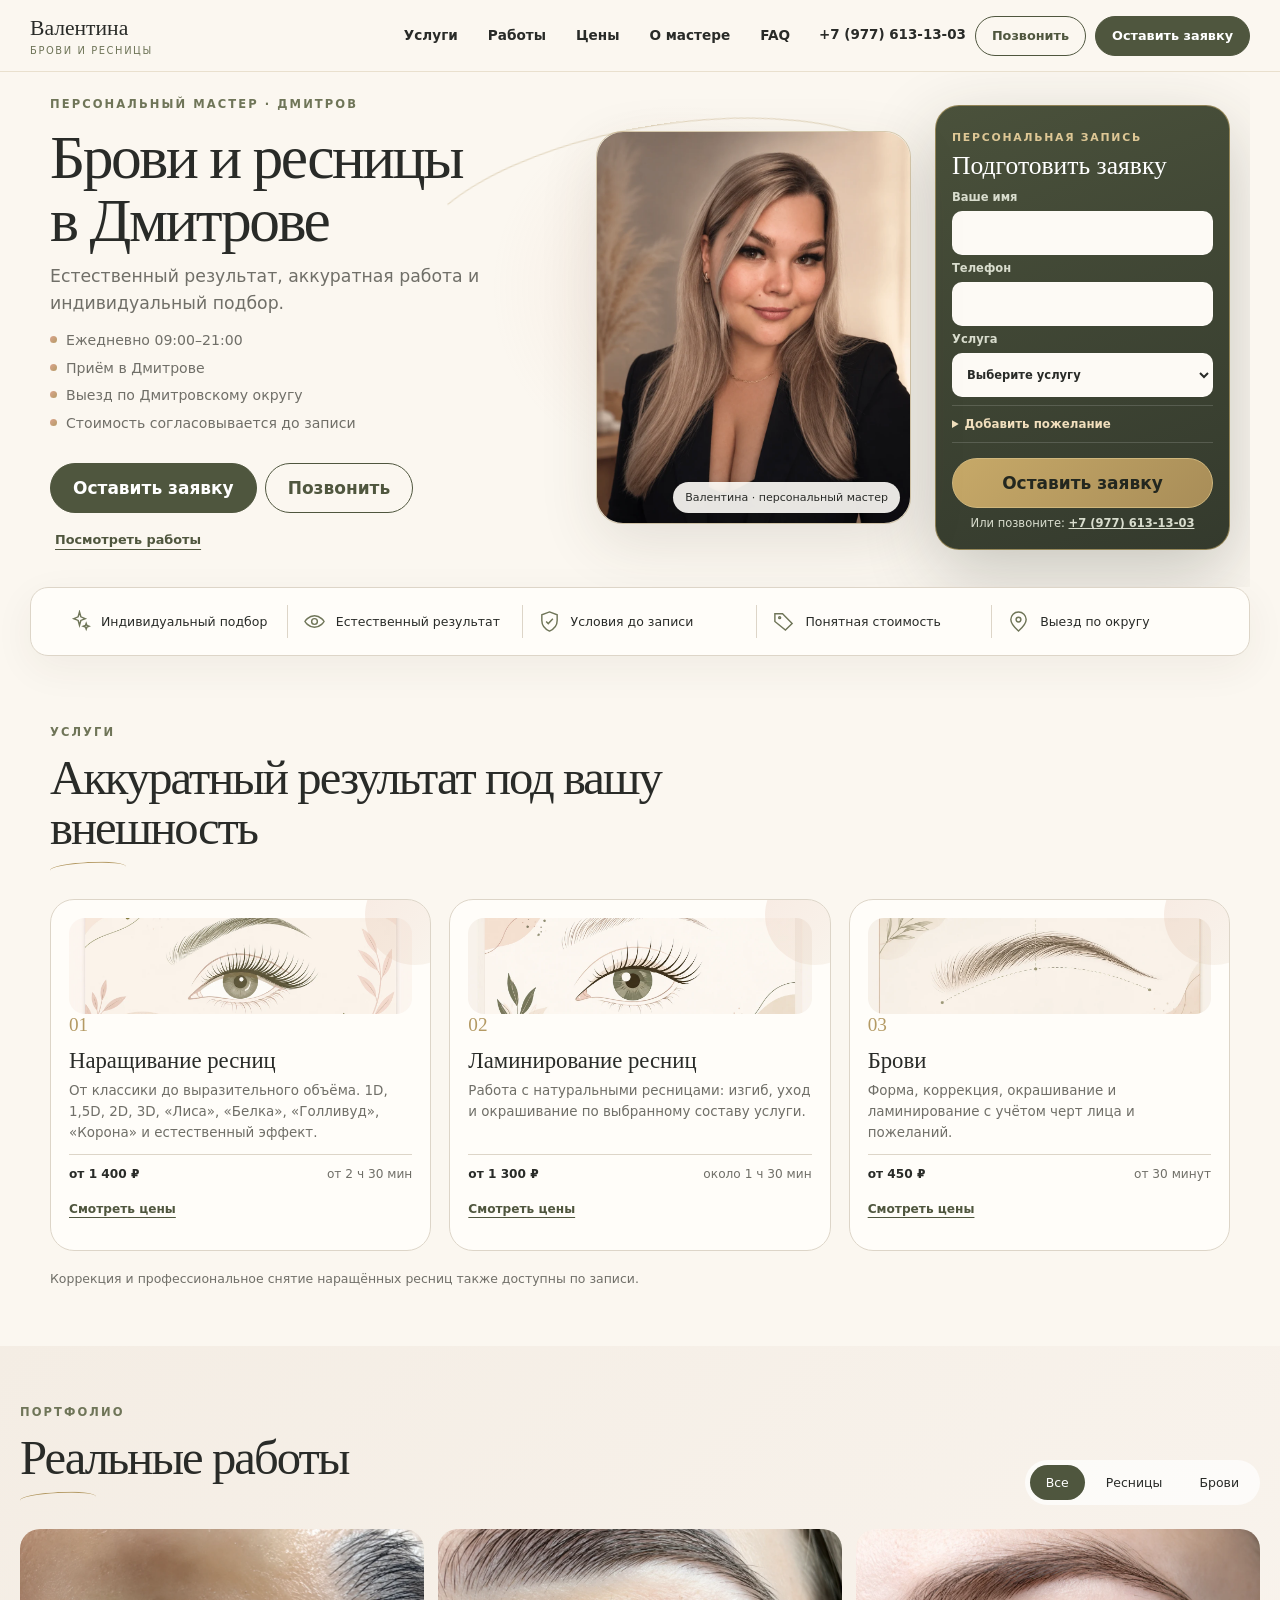
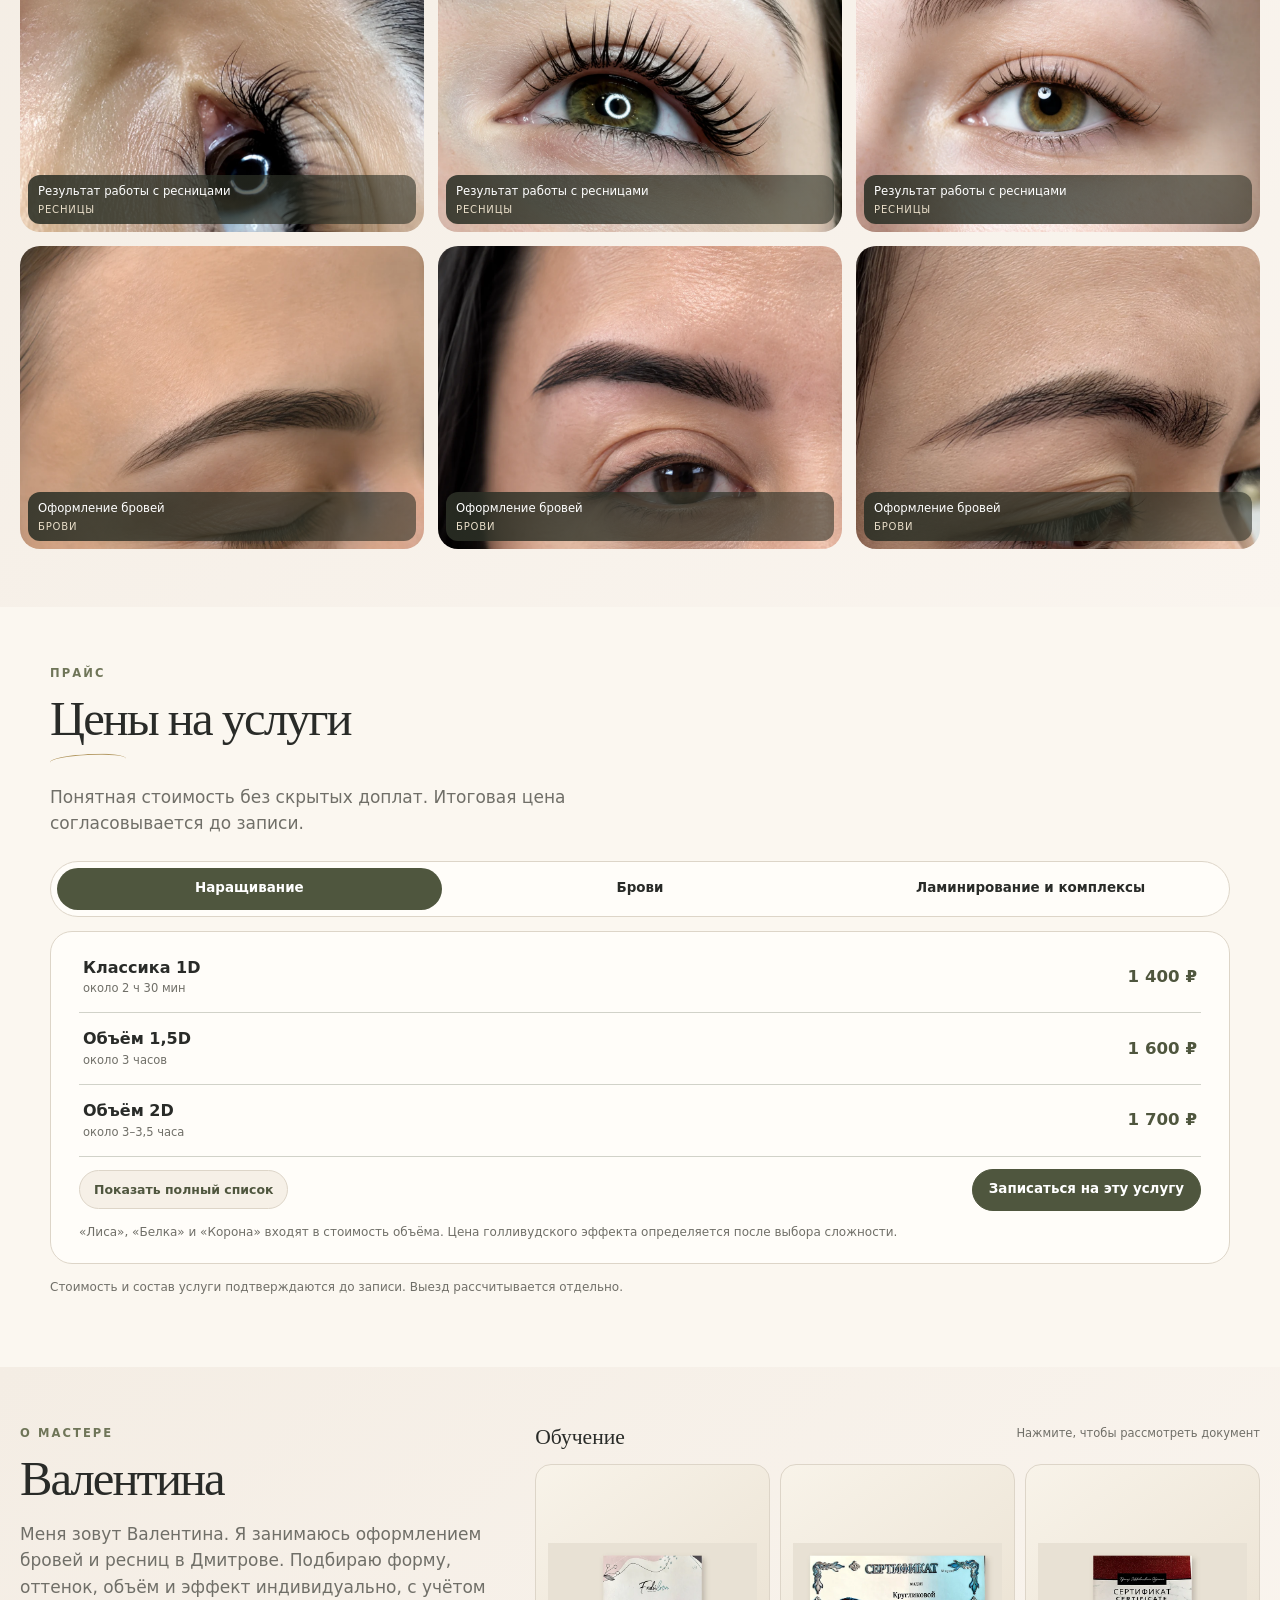
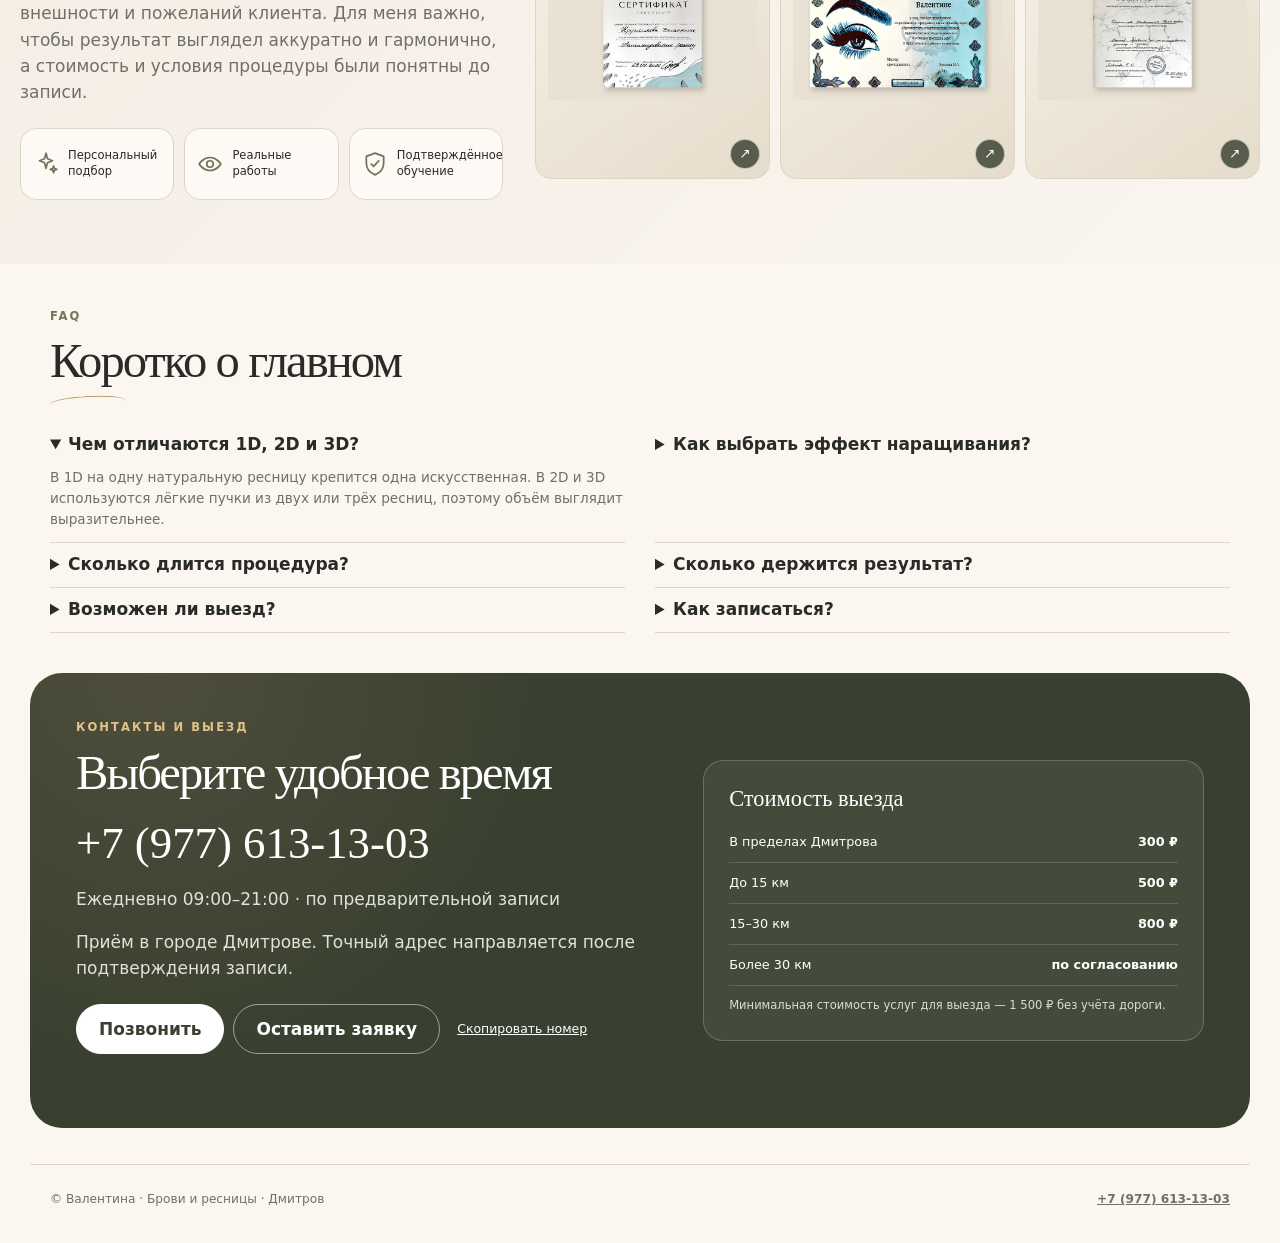
<file: index.html>
<!doctype html>
<html lang="ru" class="notranslate">
<head>
  <meta charset="UTF-8">
  <meta name="viewport" content="width=device-width,initial-scale=1">
  <meta name="google" content="notranslate">
  <title>Брови и ресницы в Дмитрове — мастер Валентина</title>
  <meta name="description" content="Оформление бровей, ламинирование и наращивание ресниц в Дмитрове. Приём по записи и выезд по Дмитровскому округу.">
  <meta name="theme-color" content="#555b43">
  <meta property="og:type" content="website">
  <meta property="og:locale" content="ru_RU">
  <meta property="og:title" content="Брови и ресницы в Дмитрове — Валентина">
  <meta property="og:description" content="Естественный результат, аккуратная работа и индивидуальный подбор.">
  <meta property="og:image" content="assets/final/hero/master-hero.webp">
  <link rel="canonical" href="https://lewii2008-prog.github.io/valentina-beauty-dmitrov/">
  <link rel="icon" href="assets/ui/favicon.svg" type="image/svg+xml">
  <link rel="stylesheet" href="styles.css">
  <script src="data.js" defer></script>
  <script src="app.js" defer></script>
  <script type="application/ld+json">{"@context":"https://schema.org","@graph":[{"@type":"Person","@id":"#valentina","name":"Кругликова Валентина Анатольевна","jobTitle":"Мастер по оформлению бровей и ресниц","telephone":"+79776131303","address":{"@type":"PostalAddress","addressLocality":"Дмитров","addressRegion":"Московская область","addressCountry":"RU"}},{"@type":"LocalBusiness","@id":"#business","name":"Валентина — брови и ресницы","employee":{"@id":"#valentina"},"telephone":"+79776131303","areaServed":["Дмитров","Дмитровский муниципальный округ"],"openingHoursSpecification":{"@type":"OpeningHoursSpecification","dayOfWeek":["Monday","Tuesday","Wednesday","Thursday","Friday","Saturday","Sunday"],"opens":"09:00","closes":"21:00"},"priceRange":"₽₽"}]}</script>
</head>
<body>
  <a class="skip-link" href="#main">К содержанию</a>
  <header class="site-header">
    <a class="brand" href="#top" aria-label="Валентина — на главную"><strong>Валентина</strong><span>Брови и ресницы</span></a>
    <button class="menu-button" type="button" aria-expanded="false" aria-controls="main-nav" data-menu-button><span></span><span></span><span></span><b class="sr-only" data-menu-label>Открыть меню</b></button>
    <nav class="nav" id="main-nav" aria-label="Основная навигация" data-nav data-open="false"><a href="#services">Услуги</a><a href="#portfolio">Работы</a><a href="#prices">Цены</a><a href="#about">О мастере</a><a href="#faq">FAQ</a></nav>
    <div class="header-actions"><a class="header-phone" href="tel:+79776131303" aria-label="Позвонить Валентине">+7 (977) 613-13-03</a><a class="button button-light button-compact" href="tel:+79776131303">Позвонить</a><a class="button button-compact" href="#booking">Оставить заявку</a></div>
  </header>

  <main id="main">
    <section class="hero" id="top">
      <div class="hero-copy"><p class="eyebrow">Персональный мастер · Дмитров</p><h1>Брови и ресницы в Дмитрове</h1><p class="hero-lead">Естественный результат, аккуратная работа и индивидуальный подбор.</p><ul class="hero-facts"><li>Ежедневно 09:00–21:00</li><li>Приём в Дмитрове</li><li>Выезд по Дмитровскому округу</li><li>Стоимость согласовывается до записи</li></ul><div class="hero-actions"><a class="button" href="#booking">Оставить заявку</a><a class="button button-light" href="tel:+79776131303">Позвонить</a><a class="text-link" href="#portfolio">Посмотреть работы</a></div></div>
      <figure class="hero-portrait"><picture><source media="(max-width:640px)" srcset="assets/final/hero/master-hero.webp"><img src="assets/final/hero/master-hero.webp" width="900" height="1125" alt="Валентина, мастер по оформлению бровей и ресниц в Дмитрове"></picture><figcaption>Валентина · персональный мастер</figcaption></figure>
      <form class="booking-form" id="booking" data-booking-form novalidate><div class="form-heading"><span>Персональная запись</span><h2>Подготовить заявку</h2></div><label>Ваше имя<input name="name" autocomplete="name" required></label><label>Телефон<input name="phone" type="tel" autocomplete="tel" inputmode="tel" required></label><label>Услуга<select name="service" required><option value="">Выберите услугу</option><option>Наращивание ресниц</option><option>Ламинирование ресниц</option><option>Оформление бровей</option><option>Комплекс бровей и ресниц</option><option>Нужна консультация</option></select></label><details class="form-wishes"><summary>Добавить пожелание</summary><label>Удобное время<input name="time" placeholder="Например, будни после 18:00"></label><label>Комментарий <small>необязательно</small><textarea name="comment" rows="2"></textarea></label></details><button class="button button-gold" type="submit">Оставить заявку</button><p class="form-phone">Или позвоните: <a href="tel:+79776131303">+7 (977) 613-13-03</a></p><div class="form-result" data-form-result hidden aria-live="polite"><strong>Заявка подготовлена</strong><p>Скопируйте её или отправьте Валентине по SMS, Telegram или MAX на рабочий номер.</p><textarea readonly rows="5" data-request-text aria-label="Подготовленный текст заявки"></textarea><div class="result-actions"><button class="button button-small button-gold" type="button" data-copy-request>Скопировать заявку</button><a class="button button-light button-small" href="tel:+79776131303">Позвонить Валентине</a><a class="button button-light button-small" data-sms-link href="sms:+79776131303">Открыть SMS</a></div><span data-request-status></span></div></form>
    </section>

    <section class="benefits" aria-label="Преимущества"><div><svg aria-hidden="true"><use href="#icon-spark"></use></svg><span>Индивидуальный подбор</span></div><div><svg aria-hidden="true"><use href="#icon-eye"></use></svg><span>Естественный результат</span></div><div><svg aria-hidden="true"><use href="#icon-shield"></use></svg><span>Условия до записи</span></div><div><svg aria-hidden="true"><use href="#icon-tag"></use></svg><span>Понятная стоимость</span></div><div><svg aria-hidden="true"><use href="#icon-pin"></use></svg><span>Выезд по округу</span></div></section>

    <section class="section" id="services"><div class="section-heading"><p class="eyebrow">Услуги</p><h2>Аккуратный результат под вашу внешность</h2></div><div class="service-grid">
      <article class="service-card"><img class="service-illustration" src="assets/final/services/service-lashes.webp" width="1280" height="720" loading="lazy" alt="Схематичная иллюстрация ресниц"><span class="service-icon">01</span><h3>Наращивание ресниц</h3><p>От классики до выразительного объёма. 1D, 1,5D, 2D, 3D, «Лиса», «Белка», «Голливуд», «Корона» и естественный эффект.</p><div><b>от 1 400 ₽</b><span>от 2 ч 30 мин</span></div><a href="#prices">Смотреть цены</a></article>
      <article class="service-card"><img class="service-illustration" src="assets/final/services/service-lamination.webp" width="1280" height="720" loading="lazy" alt="Схематичная иллюстрация ламинирования ресниц"><span class="service-icon">02</span><h3>Ламинирование ресниц</h3><p>Работа с натуральными ресницами: изгиб, уход и окрашивание по выбранному составу услуги.</p><div><b>от 1 300 ₽</b><span>около 1 ч 30 мин</span></div><a href="#prices">Смотреть цены</a></article>
      <article class="service-card"><img class="service-illustration" src="assets/final/services/service-brows.webp" width="1280" height="720" loading="lazy" alt="Схематичная иллюстрация бровей"><span class="service-icon">03</span><h3>Брови</h3><p>Форма, коррекция, окрашивание и ламинирование с учётом черт лица и пожеланий.</p><div><b>от 450 ₽</b><span>от 30 минут</span></div><a href="#prices">Смотреть цены</a></article>
    </div><p class="service-note">Коррекция и профессиональное снятие наращённых ресниц также доступны по записи.</p></section>

    <section class="section section-soft" id="portfolio"><div class="section-heading heading-row"><div><p class="eyebrow">Портфолио</p><h2>Реальные работы</h2></div><div class="filters" role="group" aria-label="Фильтр работ"><button class="is-active" type="button" data-filter="all" aria-pressed="true">Все</button><button type="button" data-filter="lashes" aria-pressed="false">Ресницы</button><button type="button" data-filter="brows" aria-pressed="false">Брови</button></div></div><div class="portfolio-grid">
      <button type="button" data-gallery-item data-category="lashes" data-src="assets/final/portfolio/portfolio-lashes-1.webp" data-alt="Результат работы с ресницами"><img src="assets/final/portfolio/portfolio-lashes-1.webp" width="1200" height="900" loading="lazy" alt="Крупный план результата работы с ресницами"><span>Результат работы с ресницами <small>Ресницы</small></span></button>
      <button type="button" data-gallery-item data-category="lashes" data-src="assets/final/portfolio/portfolio-lashes-2.webp" data-alt="Результат работы с ресницами, крупный план"><img src="assets/final/portfolio/portfolio-lashes-2.webp" width="1200" height="900" loading="lazy" alt="Результат работы с ресницами, крупный план"><span>Результат работы с ресницами <small>Ресницы</small></span></button>
      <button type="button" data-gallery-item data-category="lashes" data-src="assets/final/portfolio/portfolio-lashes-3.webp" data-alt="Результат работы с ресницами"><img src="assets/final/portfolio/portfolio-lashes-3.webp" width="1200" height="900" loading="lazy" alt="Результат работы с ресницами"><span>Результат работы с ресницами <small>Ресницы</small></span></button>
      <button type="button" data-gallery-item data-category="brows" data-src="assets/final/portfolio/portfolio-brows-1.webp" data-alt="Оформление бровей"><img src="assets/final/portfolio/portfolio-brows-1.webp" width="1200" height="900" loading="lazy" alt="Крупный план оформления бровей"><span>Оформление бровей <small>Брови</small></span></button>
      <button type="button" data-gallery-item data-category="brows" data-src="assets/final/portfolio/portfolio-brows-2.webp" data-alt="Оформление бровей, работа Валентины"><img src="assets/final/portfolio/portfolio-brows-2.webp" width="1200" height="900" loading="lazy" alt="Оформление бровей, работа Валентины"><span>Оформление бровей <small>Брови</small></span></button>
      <button type="button" data-gallery-item data-category="brows" data-src="assets/final/portfolio/portfolio-brows-3.webp" data-alt="Результат оформления бровей"><img src="assets/final/portfolio/portfolio-brows-3.webp" width="1200" height="900" loading="lazy" alt="Результат оформления бровей"><span>Оформление бровей <small>Брови</small></span></button>
    </div></section>

    <section class="section" id="prices"><div class="section-heading"><p class="eyebrow">Прайс</p><h2>Цены на услуги</h2><p>Понятная стоимость без скрытых доплат. Итоговая цена согласовывается до записи.</p></div><div class="price-tabs" role="tablist" aria-label="Категории цен"><button role="tab" aria-selected="true" aria-controls="price-lashes" id="tab-lashes" data-price-tab="price-lashes">Наращивание</button><button role="tab" aria-selected="false" aria-controls="price-brows" id="tab-brows" data-price-tab="price-brows">Брови</button><button role="tab" aria-selected="false" aria-controls="price-complex" id="tab-complex" data-price-tab="price-complex">Ламинирование и комплексы</button></div>
      <div class="price-panel" id="price-lashes" role="tabpanel" aria-labelledby="tab-lashes"><div class="price-row popular"><span><b>Классика 1D</b><small>около 2 ч 30 мин</small></span><strong>1 400 ₽</strong></div><div class="price-row popular"><span><b>Объём 1,5D</b><small>около 3 часов</small></span><strong>1 600 ₽</strong></div><div class="price-row popular"><span><b>Объём 2D</b><small>около 3–3,5 часа</small></span><strong>1 700 ₽</strong></div><div class="price-more" data-price-more><div class="price-row"><span><b>Объём 3D</b><small>около 3,5–4 часов</small></span><strong>1 900 ₽</strong></div><div class="price-row"><span><b>Коррекция 1D / 1,5D</b><small>около 2–2,5 часа</small></span><strong>1 000 / 1 100 ₽</strong></div><div class="price-row"><span><b>Коррекция 2D / 3D</b><small>около 2–2,5 часа</small></span><strong>1 200 / 1 300 ₽</strong></div><div class="price-row"><span><b>Снятие с наращиванием</b><small>около 30 минут</small></span><strong>200 ₽</strong></div><div class="price-row"><span><b>Снятие без наращивания</b><small>около 30 минут</small></span><strong>350 ₽</strong></div></div><div class="price-actions"><button class="price-toggle" type="button" data-price-toggle>Показать полный список</button><button class="button button-small" type="button" data-book-service="Наращивание ресниц">Записаться на эту услугу</button></div><p class="panel-note">«Лиса», «Белка» и «Корона» входят в стоимость объёма. Цена голливудского эффекта определяется после выбора сложности.</p></div>
      <div class="price-panel" id="price-brows" role="tabpanel" aria-labelledby="tab-brows" hidden><div class="price-row popular"><span><b>Коррекция</b><small>около 30 минут</small></span><strong>450 ₽</strong></div><div class="price-row popular"><span><b>Коррекция + краситель</b><small>около 1 часа</small></span><strong>800 ₽</strong></div><div class="price-row popular"><span><b>Ламинирование бровей</b><small>около 1 ч 15 мин</small></span><strong>1 400 ₽</strong></div><div class="price-more" data-price-more><div class="price-row"><span><b>Коррекция воском</b><small>около 30 минут</small></span><strong>500 ₽</strong></div><div class="price-row"><span><b>Окрашивание красителем</b><small>около 30–40 минут</small></span><strong>500 ₽</strong></div><div class="price-row"><span><b>Окрашивание хной</b><small>около 30–40 минут</small></span><strong>600 ₽</strong></div><div class="price-row"><span><b>Коррекция + хна</b><small>около 1 часа</small></span><strong>900 ₽</strong></div><div class="price-row"><span><b>Архитектура, коррекция, окрашивание</b><small>около 1 ч 15 мин</small></span><strong>900 ₽</strong></div><div class="price-row"><span><b>Ламинирование + коррекция или окрашивание</b><small>по составу услуги</small></span><strong>1 500 ₽</strong></div><div class="price-row"><span><b>Полный комплекс бровей</b><small>около 1 ч 30 мин</small></span><strong>1 600 ₽</strong></div></div><div class="price-actions"><button class="price-toggle" type="button" data-price-toggle>Показать полный список</button><button class="button button-small" type="button" data-book-service="Оформление бровей">Записаться на эту услугу</button></div></div>
      <div class="price-panel" id="price-complex" role="tabpanel" aria-labelledby="tab-complex" hidden><div class="price-row popular"><span><b>Ламинирование ресниц</b><small>около 1 ч 30 мин</small></span><strong>1 300 ₽</strong></div><div class="price-row popular"><span><b>Ламинирование + окрашивание ресниц</b><small>по составу услуги</small></span><strong>1 400 ₽</strong></div><div class="price-row popular"><span><b>Брови + ламинирование ресниц</b><small>около 2,5–3 часов</small></span><strong>2 100 ₽</strong></div><div class="price-more" data-price-more><div class="price-row"><span><b>Окрашивание ресниц</b><small>около 30 минут</small></span><strong>300 ₽</strong></div><div class="price-row"><span><b>Ламинирование бровей и ресниц</b><small>около 2,5–3 часов</small></span><strong>2 500 ₽</strong></div><div class="price-row"><span><b>Полный комплекс</b><small>около 2,5–3 часов</small></span><strong>2 800 ₽</strong></div></div><div class="price-actions"><button class="price-toggle" type="button" data-price-toggle>Показать полный список</button><button class="button button-small" type="button" data-book-service="Ламинирование ресниц">Записаться на эту услугу</button></div></div>
      <p class="price-note">Стоимость и состав услуги подтверждаются до записи. Выезд рассчитывается отдельно.</p>
    </section>

    <section class="section section-soft about" id="about">
      <div class="about-copy"><p class="eyebrow">О мастере</p><h2>Валентина</h2><p>Меня зовут Валентина. Я занимаюсь оформлением бровей и ресниц в Дмитрове. Подбираю форму, оттенок, объём и эффект индивидуально, с учётом внешности и пожеланий клиента. Для меня важно, чтобы результат выглядел аккуратно и гармонично, а стоимость и условия процедуры были понятны до записи.</p><ul><li><svg aria-hidden="true"><use href="#icon-spark"></use></svg><span>Персональный подбор</span></li><li><svg aria-hidden="true"><use href="#icon-eye"></use></svg><span>Реальные работы</span></li><li><svg aria-hidden="true"><use href="#icon-shield"></use></svg><span>Подтверждённое обучение</span></li></ul></div>
      <div class="certificates"><div class="certificate-heading"><span>Обучение</span><p>Нажмите, чтобы рассмотреть документ</p></div><div class="certificate-grid"><button type="button" data-certificate data-src="assets/v3/certificates/certificate-1.webp" data-alt="Сертификат Валентины об обучении"><img src="assets/v3/thumbnails/certificate-1.webp" width="600" height="450" loading="lazy" alt="Сертификат Валентины об обучении"><span aria-hidden="true">↗</span><b class="sr-only">Открыть сертификат</b></button><button type="button" data-certificate data-src="assets/v3/certificates/certificate-2.webp" data-alt="Сертификат Валентины по работе с бровями"><img src="assets/v3/thumbnails/certificate-2.webp" width="600" height="450" loading="lazy" alt="Сертификат Валентины по работе с бровями"><span aria-hidden="true">↗</span><b class="sr-only">Открыть сертификат</b></button><button type="button" data-certificate data-src="assets/v3/certificates/certificate-3.webp" data-alt="Сертификат Валентины по работе с ресницами"><img src="assets/v3/thumbnails/certificate-3.webp" width="600" height="450" loading="lazy" alt="Сертификат Валентины по работе с ресницами"><span aria-hidden="true">↗</span><b class="sr-only">Открыть сертификат</b></button></div></div>
    </section>

    <section class="section faq" id="faq"><div class="section-heading"><p class="eyebrow">FAQ</p><h2>Коротко о главном</h2></div><div class="faq-list"><details open><summary>Чем отличаются 1D, 2D и 3D?</summary><p>В 1D на одну натуральную ресницу крепится одна искусственная. В 2D и 3D используются лёгкие пучки из двух или трёх ресниц, поэтому объём выглядит выразительнее.</p></details><details><summary>Как выбрать эффект наращивания?</summary><p>Мастер учитывает форму глаз, направление натуральных ресниц и желаемую выразительность. Вариант согласовывается до процедуры.</p></details><details><summary>Сколько длится процедура?</summary><p>От 30 минут для отдельных услуг до 4 часов для сложного наращивания. Ориентировочное время указано рядом с позициями в прайсе.</p></details><details><summary>Сколько держится результат?</summary><p>Срок индивидуален и зависит от цикла обновления волосков, домашнего ухода и выбранной процедуры.</p></details><details><summary>Возможен ли выезд?</summary><p>Да. По Дмитрову — 300 ₽, до 15 км — 500 ₽, 15–30 км — 800 ₽, далее по согласованию. Минимальная стоимость услуг для выезда — 1 500 ₽ без учёта дороги.</p></details><details><summary>Как записаться?</summary><p>Позвоните или подготовьте заявку на сайте, а затем отправьте её Валентине по SMS, Telegram или MAX на рабочий номер.</p></details></div></section>

    <section class="contact-section" id="contacts"><div class="contact-copy"><p class="eyebrow">Контакты и выезд</p><h2>Выберите удобное время</h2><a class="contact-phone" href="tel:+79776131303">+7 (977) 613-13-03</a><p>Ежедневно 09:00–21:00 · по предварительной записи</p><p>Приём в городе Дмитрове. Точный адрес направляется после подтверждения записи.</p><div class="contact-actions"><a class="button button-white" href="tel:+79776131303">Позвонить</a><a class="button button-outline" href="#booking">Оставить заявку</a><button class="text-button" type="button" data-copy-phone>Скопировать номер</button></div><span class="copy-status" data-copy-status aria-live="polite"></span></div><div class="travel-card"><h3>Стоимость выезда</h3><dl><div><dt>В пределах Дмитрова</dt><dd>300 ₽</dd></div><div><dt>До 15 км</dt><dd>500 ₽</dd></div><div><dt>15–30 км</dt><dd>800 ₽</dd></div><div><dt>Более 30 км</dt><dd>по согласованию</dd></div></dl><p>Минимальная стоимость услуг для выезда — 1 500 ₽ без учёта дороги.</p></div></section>
  </main>

  <footer><span>© Валентина · Брови и ресницы · Дмитров</span><a href="tel:+79776131303">+7 (977) 613-13-03</a></footer>
  <div class="mobile-actions"><a href="tel:+79776131303">Позвонить</a><a href="#booking">Оставить заявку</a></div>
  <dialog class="image-dialog" data-image-dialog><button type="button" aria-label="Закрыть" data-dialog-close>×</button><img src="assets/v3/portrait/valentina-premium.webp" alt=""></dialog>
  <svg class="svg-sprite" aria-hidden="true"><symbol id="icon-spark" viewBox="0 0 24 24"><path d="M12 2l1.4 5.1L18 9l-4.6 1.9L12 16l-1.4-5.1L6 9l4.6-1.9L12 2zM19 14l.8 2.2L22 17l-2.2.8L19 20l-.8-2.2L16 17l2.2-.8L19 14z"/></symbol><symbol id="icon-eye" viewBox="0 0 24 24"><path d="M2 12s3.5-6 10-6 10 6 10 6-3.5 6-10 6S2 12 2 12z"/><circle cx="12" cy="12" r="3"/></symbol><symbol id="icon-shield" viewBox="0 0 24 24"><path d="M12 2l8 3v6c0 5-3.4 9-8 11-4.6-2-8-6-8-11V5l8-3z"/><path d="M8.5 12l2.2 2.2 4.8-5"/></symbol><symbol id="icon-tag" viewBox="0 0 24 24"><path d="M3 12V4h8l10 10-7 7L3 12z"/><circle cx="8" cy="8" r="1"/></symbol><symbol id="icon-pin" viewBox="0 0 24 24"><path d="M20 10c0 5-8 12-8 12S4 15 4 10a8 8 0 1116 0z"/><circle cx="12" cy="10" r="2.5"/></symbol></svg>
</body>
</html>
</file>
<file: styles.css>
:root{--milk:#fbf7f0;--paper:#fffdf9;--olive:#6f7558;--olive-dark:#4f563e;--olive-deep:#39402f;--peach:#dca58f;--rose:#c98f84;--gold:#b49a64;--graphite:#292b28;--muted:#706f68;--line:#ddd5c8;--soft:#f2eadf;--shadow:0 20px 60px rgba(67,55,42,.12);--radius:24px;--max:1220px}*{box-sizing:border-box}html{scroll-behavior:smooth;scroll-padding-top:90px}body{margin:0;color:var(--graphite);background:var(--milk);font:17px/1.55 Inter,ui-sans-serif,system-ui,-apple-system,"Segoe UI",sans-serif}body.dialog-open{overflow:hidden}img{display:block;max-width:100%}a{color:inherit}button,input,select,textarea{font:inherit}button{color:inherit}.skip-link{position:fixed;z-index:999;top:8px;left:8px;padding:10px 16px;background:#fff;transform:translateY(-150%)}.skip-link:focus{transform:none}.sr-only{position:absolute;width:1px;height:1px;overflow:hidden;clip:rect(0,0,0,0)}:focus-visible{outline:3px solid var(--peach);outline-offset:3px}.site-header{position:sticky;z-index:50;top:0;min-height:76px;display:flex;align-items:center;gap:24px;padding:10px max(20px,calc((100vw - var(--max))/2));background:rgba(251,247,240,.92);border-bottom:1px solid rgba(180,154,100,.25);backdrop-filter:blur(14px)}.brand{display:flex;flex-direction:column;min-width:120px;text-decoration:none;line-height:1}.brand strong{font:500 1.35rem Georgia,serif}.brand span{margin-top:5px;color:var(--olive);font-size:.62rem;letter-spacing:.16em;text-transform:uppercase}.nav{display:flex;align-items:center;gap:20px;margin-left:auto}.nav a{text-decoration:none;font-size:.85rem}.nav a:hover{color:var(--olive)}.header-actions{display:flex;align-items:center;gap:9px}.header-phone{font-size:.84rem;font-weight:700;text-decoration:none;white-space:nowrap}.button{display:inline-flex;min-height:48px;align-items:center;justify-content:center;padding:11px 22px;border:1px solid var(--olive-dark);border-radius:999px;background:var(--olive-dark);color:#fff;text-decoration:none;font-weight:650;cursor:pointer;transition:transform .18s,box-shadow .18s,background .18s}.button:hover{transform:translateY(-2px);box-shadow:0 10px 24px rgba(57,64,47,.16)}.button-light{background:transparent;color:var(--olive-dark)}.button-light:hover{background:#fff}.button-compact{min-height:40px;padding:8px 16px;font-size:.8rem}.button-small{min-height:42px;padding:8px 16px;font-size:.84rem}.menu-button{display:none}.hero{max-width:var(--max);min-height:calc(900px - 76px);margin:auto;padding:42px 20px 48px;display:grid;grid-template-columns:1fr 370px 340px;gap:34px;align-items:center}.hero-copy{min-width:0}.eyebrow{margin:0 0 12px;color:var(--olive);font-size:.72rem;font-weight:800;letter-spacing:.18em;text-transform:uppercase}.hero h1,.section h2,.contact-section h2{margin:0;font-family:Georgia,"Times New Roman",serif;font-weight:400;letter-spacing:-.04em;line-height:1.02}.hero h1{max-width:560px;font-size:clamp(3.6rem,4.8vw,4.5rem)}.hero-lead{max-width:590px;margin:20px 0;color:var(--muted);font-size:1.12rem}.hero-facts{display:grid;gap:8px;margin:24px 0;padding:0;list-style:none;color:var(--muted);font-size:.88rem}.hero-facts li::before{content:"";display:inline-block;width:7px;height:7px;margin:0 9px 2px 0;border-radius:50%;background:linear-gradient(135deg,var(--peach),var(--gold))}.hero-phone{display:inline-flex;flex-direction:column;margin-top:9px;text-decoration:none;font:500 1.38rem Georgia,serif}.hero-phone span{margin-bottom:3px;color:var(--muted);font:700 .65rem Inter,sans-serif;letter-spacing:.14em;text-transform:uppercase}.hero-portrait{position:relative;margin:0}.hero-portrait::before{content:"";position:absolute;inset:-12px 14px 12px -14px;border:1px solid rgba(180,154,100,.6);border-radius:180px 180px 24px 24px}.hero-portrait img{position:relative;width:100%;height:480px;object-fit:cover;object-position:center;border-radius:180px 180px 24px 24px;box-shadow:var(--shadow)}.hero-portrait figcaption{position:absolute;right:12px;bottom:12px;padding:7px 12px;border-radius:999px;background:rgba(255,253,249,.9);font-size:.69rem}.booking-form{padding:24px;border:1px solid rgba(180,154,100,.35);border-radius:var(--radius);background:rgba(255,253,249,.9);box-shadow:var(--shadow)}.form-heading{margin-bottom:14px}.form-heading span{color:var(--rose);font-size:.68rem;font-weight:800;letter-spacing:.16em;text-transform:uppercase}.form-heading h2{margin:3px 0;font:500 1.6rem Georgia,serif}.form-heading p{margin:0;color:var(--muted);font-size:.72rem}.booking-form label{display:grid;gap:4px;margin:9px 0;color:var(--muted);font-size:.72rem;font-weight:650}.booking-form small{font-weight:400}.booking-form input,.booking-form select,.booking-form textarea{width:100%;min-height:42px;padding:8px 11px;border:1px solid var(--line);border-radius:10px;background:#fff;color:var(--graphite);outline:0}.booking-form textarea{resize:vertical}.booking-form input:focus,.booking-form select:focus,.booking-form textarea:focus{border-color:var(--olive);box-shadow:0 0 0 3px rgba(111,117,88,.12)}.booking-form [aria-invalid=true]{border-color:#a34f47}.booking-form>.button{width:100%;margin-top:10px}.form-phone{margin:10px 0 0;text-align:center;color:var(--muted);font-size:.72rem}.form-phone a{font-weight:700}.form-result{margin-top:15px;padding:14px;border-radius:14px;background:var(--soft);font-size:.78rem}.form-result p{margin:4px 0 10px}.form-result textarea{font-size:.75rem}.result-actions{display:flex;flex-wrap:wrap;gap:6px;margin-top:8px}.benefits{max-width:var(--max);margin:0 auto;padding:17px 22px;display:grid;grid-template-columns:repeat(5,1fr);border:1px solid var(--line);border-radius:18px;background:var(--paper);box-shadow:0 12px 40px rgba(67,55,42,.06)}.benefits div{display:flex;align-items:center;gap:10px;padding:5px 15px;border-right:1px solid var(--line);font-size:.78rem}.benefits div:last-child{border:0}.benefits svg{width:23px;height:23px;flex:0 0 auto;fill:none;stroke:var(--olive);stroke-width:1.5}.section{max-width:var(--max);margin:auto;padding:140px 20px}.section-soft{max-width:none;padding-left:max(20px,calc((100vw - var(--max))/2));padding-right:max(20px,calc((100vw - var(--max))/2));background:linear-gradient(135deg,#f4ede4,#faf5ef)}.section-heading{max-width:760px;margin-bottom:34px}.section h2,.contact-section h2{font-size:clamp(2.7rem,3.8vw,3.5rem)}.section-heading>p:last-child{max-width:650px;color:var(--muted)}.heading-row{max-width:none;display:flex;align-items:end;justify-content:space-between;gap:20px}.service-grid{display:grid;grid-template-columns:repeat(4,1fr);gap:15px}.service-grid article{position:relative;min-height:340px;padding:24px;display:flex;flex-direction:column;border:1px solid var(--line);border-radius:var(--radius);background:var(--paper);overflow:hidden}.service-grid article::after{content:"";position:absolute;width:100px;height:100px;right:-35px;top:-35px;border-radius:50%;background:linear-gradient(135deg,rgba(220,165,143,.22),rgba(180,154,100,.08))}.service-icon{color:var(--gold);font:500 1.2rem Georgia,serif}.service-grid h3{margin:32px 0 10px;font:500 1.42rem/1.15 Georgia,serif}.service-grid p{margin:0 0 18px;color:var(--muted);font-size:.84rem}.service-grid article>div{display:flex;justify-content:space-between;gap:9px;margin-top:auto;padding-top:15px;border-top:1px solid var(--line);font-size:.76rem}.service-grid article>div span{color:var(--muted);text-align:right}.service-grid article>a{margin-top:12px;color:var(--olive-dark);font-size:.76rem;font-weight:800;text-underline-offset:4px}.service-note,.privacy-note{margin:18px 0 0;color:var(--muted);font-size:.78rem}.filters{display:flex;gap:5px;padding:5px;border-radius:999px;background:rgba(255,255,255,.7)}.filters button,.price-tabs button{padding:8px 16px;border:0;border-radius:999px;background:transparent;cursor:pointer;font-size:.78rem}.filters button.is-active,.price-tabs button[aria-selected=true]{background:var(--olive-dark);color:#fff}.portfolio-grid{display:grid;grid-template-columns:repeat(3,1fr);gap:14px}.portfolio-grid button{position:relative;height:400px;padding:0;overflow:hidden;border:0;border-radius:20px;background:#ddd;cursor:zoom-in}.portfolio-grid button[hidden]{display:none}.portfolio-grid img{width:100%;height:100%;object-fit:cover;transition:transform .25s}.portfolio-grid button:hover img{transform:scale(1.025)}.portfolio-grid button>span{position:absolute;right:10px;bottom:10px;left:10px;padding:10px 12px;border-radius:12px;background:rgba(41,43,40,.78);color:#fff;text-align:left;font-size:.78rem}.portfolio-grid small{display:block;margin-top:2px;color:#e8ddc8;font-size:.63rem;letter-spacing:.08em;text-transform:uppercase}.price-tabs{display:flex;gap:6px;margin-bottom:14px;padding:6px;border:1px solid var(--line);border-radius:999px;background:var(--paper)}.price-tabs button{flex:1;min-height:42px}.price-panel{padding:8px 28px;border:1px solid var(--line);border-radius:22px;background:var(--paper)}.price-row{display:flex;align-items:center;justify-content:space-between;gap:20px;padding:13px 0;border-bottom:1px solid var(--line)}.price-row span{display:flex;flex-direction:column}.price-row b{font-size:.9rem}.price-row small{color:var(--muted);font-size:.72rem}.price-row strong{white-space:nowrap;color:var(--olive-dark);font-size:.9rem}.price-more{display:none}.price-more.is-open{display:block}.price-toggle{margin:13px 0 7px;padding:0;border:0;border-bottom:1px dashed var(--olive);background:none;color:var(--olive-dark);font-size:.78rem;font-weight:750;cursor:pointer}.panel-note,.price-note{color:var(--muted);font-size:.75rem}.price-note{margin-top:14px}.about{display:grid;grid-template-columns:.8fr 1.2fr;gap:58px;align-items:center}.about-copy>p:not(.eyebrow){color:var(--muted)}.about-copy ul{display:flex;flex-wrap:wrap;gap:7px;margin:22px 0 0;padding:0;list-style:none}.about-copy li{padding:7px 11px;border:1px solid var(--line);border-radius:999px;background:var(--paper);font-size:.72rem}.certificate-heading{display:flex;align-items:center;justify-content:space-between;margin-bottom:12px}.certificate-heading span{font:500 1.35rem Georgia,serif}.certificate-heading p{margin:0;color:var(--muted);font-size:.72rem}.certificate-grid{display:grid;grid-template-columns:repeat(3,1fr);gap:10px}.certificate-grid button{position:relative;height:360px;padding:10px;overflow:hidden;border:1px solid var(--line);border-radius:16px;background:#ebe7df;cursor:zoom-in}.certificate-grid img{width:100%;height:100%;object-fit:contain}.certificate-grid span{position:absolute;right:9px;bottom:9px;padding:5px 9px;border-radius:999px;background:rgba(41,43,40,.82);color:#fff;font-size:.65rem}.faq{display:grid;grid-template-columns:.7fr 1.3fr;gap:70px}.faq-list details{padding:17px 0;border-bottom:1px solid var(--line)}.faq-list summary{cursor:pointer;font-weight:750}.faq-list p{margin-bottom:0;color:var(--muted);font-size:.85rem}.contact-section{max-width:var(--max);margin:20px auto 60px;padding:78px;display:grid;grid-template-columns:1fr .85fr;gap:58px;border-radius:32px;background:radial-gradient(circle at 10% 0,rgba(220,165,143,.13),transparent 34%),var(--olive-deep);color:#fff}.contact-section .eyebrow{color:#e0c38c}.contact-section h2{max-width:560px}.contact-phone{display:block;margin:18px 0 6px;font:500 clamp(2rem,3.5vw,3rem) Georgia,serif;text-decoration:none}.contact-copy>p{color:#e0e2dc}.contact-actions{display:flex;flex-wrap:wrap;align-items:center;gap:9px;margin-top:22px}.button-white{border-color:#fff;background:#fff;color:var(--olive-deep)}.button-outline{border-color:rgba(255,255,255,.5);background:transparent}.text-button{padding:8px;border:0;background:transparent;color:#fff;text-decoration:underline;cursor:pointer;font-size:.78rem}.copy-status{display:block;min-height:22px;margin-top:6px;font-size:.72rem}.travel-card{align-self:center;padding:25px;border:1px solid rgba(255,255,255,.2);border-radius:20px;background:rgba(255,255,255,.06)}.travel-card h3{margin:0 0 10px;font:500 1.4rem Georgia,serif}.travel-card dl{margin:0}.travel-card dl div{display:flex;justify-content:space-between;gap:15px;padding:10px 0;border-bottom:1px solid rgba(255,255,255,.15);font-size:.8rem}.travel-card dd{margin:0;white-space:nowrap;font-weight:800}.travel-card p{margin-bottom:0;color:#d9ddd3;font-size:.72rem}footer{max-width:var(--max);margin:auto;padding:25px 20px 34px;display:flex;justify-content:space-between;gap:20px;border-top:1px solid var(--line);color:var(--muted);font-size:.76rem}footer a{font-weight:800}.mobile-actions{display:none}.image-dialog{max-width:min(980px,94vw);max-height:94vh;padding:44px 14px 14px;border:0;border-radius:22px;background:#f8f4ed;box-shadow:var(--shadow)}.image-dialog::backdrop{background:rgba(25,27,23,.82)}.image-dialog img{max-width:100%;max-height:82vh;margin:auto;object-fit:contain}.image-dialog>button{position:absolute;top:5px;right:10px;width:38px;height:38px;border:0;background:transparent;font-size:2rem;cursor:pointer}.svg-sprite{position:absolute;width:0;height:0;overflow:hidden}
@media(max-width:1120px){.header-phone{display:none}.hero{grid-template-columns:1fr 320px 320px;gap:24px}.hero h1{font-size:3.6rem}.hero-portrait img{height:440px}.service-grid{grid-template-columns:repeat(2,1fr)}}
@media(max-width:900px){.site-header{min-height:70px}.menu-button{display:grid;width:42px;height:42px;margin-left:auto;padding:11px;border:1px solid var(--line);border-radius:50%;background:#fff}.menu-button span{height:1px;background:var(--graphite)}.nav{position:absolute;top:68px;right:14px;left:14px;display:none;flex-direction:column;align-items:stretch;gap:0;padding:10px;border:1px solid var(--line);border-radius:18px;background:#fff;box-shadow:var(--shadow)}.nav[data-open=true]{display:flex}.nav a{padding:11px}.header-actions .button-light{display:none}.hero{min-height:auto;grid-template-columns:1fr 300px;grid-template-areas:"copy portrait" "form form";padding-top:38px}.hero-copy{grid-area:copy}.hero-portrait{grid-area:portrait}.booking-form{grid-area:form;display:grid;grid-template-columns:repeat(2,1fr);gap:8px 15px}.form-heading,.form-result{grid-column:1/-1}.booking-form label{margin:0}.booking-form>.button,.form-phone{align-self:end}.benefits{grid-template-columns:repeat(3,1fr);margin:0 20px}.benefits div{border:0}.portfolio-grid{grid-template-columns:repeat(2,1fr)}.about,.faq,.contact-section{grid-template-columns:1fr;gap:36px}.certificate-grid button{height:330px}}
@media(max-width:640px){html{scroll-padding-top:76px}body{font-size:16px;padding-bottom:70px}.site-header{padding:9px 14px}.header-actions{display:none}.hero{grid-template-columns:1fr;grid-template-areas:"copy" "portrait" "form";gap:24px;padding:30px 16px 42px}.hero h1{font-size:clamp(2.35rem,11vw,2.8rem);line-height:1.02}.hero-lead{font-size:1rem}.hero-facts{grid-template-columns:1fr 1fr;font-size:.75rem}.hero-phone{font-size:1.22rem}.hero-portrait{max-width:280px;margin:auto}.hero-portrait img{height:350px}.booking-form{display:block;padding:20px}.booking-form label{margin:9px 0}.benefits{grid-template-columns:1fr 1fr;margin:0 12px;padding:13px}.benefits div{padding:7px;font-size:.7rem}.benefits div:last-child{grid-column:1/-1}.section{padding:54px 16px}.section h2,.contact-section h2{font-size:clamp(2rem,9vw,2.4rem)}.section-heading{margin-bottom:25px}.heading-row{display:block}.filters{margin-top:16px}.service-grid{grid-template-columns:1fr}.service-grid article{min-height:260px}.portfolio-grid{gap:8px}.portfolio-grid button{height:220px}.portfolio-grid button>span{font-size:.7rem}.price-tabs{display:grid;border-radius:16px}.price-tabs button{border-radius:12px}.price-panel{padding:6px 16px}.price-row{align-items:flex-start}.price-row span{padding-right:5px}.price-row strong{font-size:.82rem}.about{display:block}.certificates{margin-top:36px}.certificate-heading{align-items:flex-start;flex-direction:column}.certificate-grid{gap:7px}.certificate-grid button{height:205px;padding:5px}.faq{display:block}.faq-list{margin-top:18px}.contact-section{margin:10px 12px 35px;padding:36px 20px;border-radius:24px}.contact-phone{font-size:1.85rem}.contact-actions .button{width:100%}.travel-card{padding:19px}footer{padding-bottom:25px;flex-direction:column}.mobile-actions{position:fixed;z-index:55;right:0;bottom:0;left:0;display:grid;grid-template-columns:1fr 1.35fr;padding:8px 10px;background:rgba(251,247,240,.96);border-top:1px solid var(--line);backdrop-filter:blur(12px)}.mobile-actions a{display:flex;min-height:48px;align-items:center;justify-content:center;border:1px solid var(--olive-dark);background:#fff;color:var(--olive-dark);text-decoration:none;font-weight:800;font-size:.82rem}.mobile-actions a:first-child{border-radius:999px 0 0 999px}.mobile-actions a:last-child{border-radius:0 999px 999px 0;background:var(--olive-dark);color:#fff}}
@media(max-width:380px){.hero-facts{grid-template-columns:1fr}.portfolio-grid{grid-template-columns:1fr}.portfolio-grid button{height:290px}.certificate-grid{grid-template-columns:1fr}.certificate-grid button{height:290px}}
@media(min-width:641px) and (max-width:900px){body{padding-bottom:70px}.mobile-actions{position:fixed;z-index:55;right:0;bottom:0;left:0;display:grid;grid-template-columns:1fr 1.35fr;padding:8px 10px;background:rgba(251,247,240,.96);border-top:1px solid var(--line);backdrop-filter:blur(12px)}.mobile-actions a{display:flex;min-height:48px;align-items:center;justify-content:center;border:1px solid var(--olive-dark);background:#fff;color:var(--olive-dark);text-decoration:none;font-weight:800;font-size:.82rem}.mobile-actions a:first-child{border-radius:999px 0 0 999px}.mobile-actions a:last-child{border-radius:0 999px 999px 0;background:var(--olive-dark);color:#fff}}
/* V3 premium refinement */
#services,#portfolio,#prices,#about,#faq,#booking,#contacts{scroll-margin-top:96px}.hero{position:relative;min-height:calc(900px - 76px);grid-template-columns:minmax(390px,1.15fr) 420px 305px;gap:30px;overflow:hidden}.hero::after{content:"";position:absolute;z-index:-1;width:520px;height:210px;left:31%;top:10%;border:1px solid rgba(180,154,100,.35);border-color:rgba(180,154,100,.35) transparent transparent;border-radius:50%;transform:rotate(-9deg);animation:lash-line 9s ease-in-out infinite alternate}.hero h1{font-size:clamp(3.6rem,4.5vw,4.25rem)}.hero-actions{display:flex;align-items:center;flex-wrap:wrap;gap:9px;margin-top:28px}.text-link{padding:9px 5px;color:var(--olive-dark);font-size:.8rem;font-weight:800;text-underline-offset:5px}.hero-portrait{padding:14px;background:linear-gradient(145deg,rgba(255,255,255,.85),rgba(224,199,188,.28));border:1px solid rgba(180,154,100,.45);border-radius:210px 210px 26px 26px}.hero-portrait::before{inset:-7px 7px 7px -7px}.hero-portrait img{height:500px;border-radius:190px 190px 18px 18px;object-position:center}.booking-form{padding:23px;border-color:rgba(193,166,105,.65);background:linear-gradient(160deg,#4a513b,#343a2d);color:#fff;box-shadow:0 24px 70px rgba(42,47,35,.24)}.form-heading span{color:#dec795}.form-heading h2{color:#fff}.form-heading p,.booking-form label,.booking-form small,.form-phone{color:#d9ddce}.booking-form input,.booking-form select,.booking-form textarea{border-color:rgba(255,255,255,.2);background:#fdfaf5}.form-wishes{margin:8px 0;border-top:1px solid rgba(255,255,255,.15);border-bottom:1px solid rgba(255,255,255,.15)}.form-wishes summary{padding:9px 0;color:#f1dfbd;font-size:.74rem;font-weight:800;cursor:pointer}.form-wishes[open]{padding-bottom:5px}.button-gold{border-color:#d0b77d;background:linear-gradient(135deg,#c7a968,#a88d58);color:#23271f}.booking-form .button-light{border-color:rgba(255,255,255,.5);color:#fff}.booking-form .form-result{background:rgba(255,255,255,.1)}.section{padding:40px 20px}.section-heading{position:relative;margin-bottom:28px}.section-heading h2::after{content:"";display:block;width:76px;height:12px;margin-top:9px;border-top:1px solid var(--gold);border-radius:50%;transform:rotate(-3deg)}.service-grid article{min-height:260px;transition:transform .2s,box-shadow .2s,border-color .2s}.service-grid article:hover{transform:translateY(-5px);border-color:rgba(180,154,100,.7);box-shadow:var(--shadow)}.service-card-image>img{width:calc(100% + 48px);height:92px;margin:-24px -24px 5px;object-fit:cover}.service-card-image h3{margin-top:15px}.service-card-line{background:linear-gradient(155deg,#fffdf9,#f3e8df)}.service-card-accent{background:var(--olive-dark);color:#fff}.service-card-accent p,.service-card-accent article>div span{color:#d9ddce}.service-card-accent a{color:#f1dfbd}.service-symbol{display:block;width:65px;height:34px;color:var(--gold)}.service-symbol svg{width:100%;height:100%;fill:none;stroke:currentColor;stroke-width:1.5}.portfolio-grid button{height:240px}.portfolio-grid button>span{right:8px;bottom:8px;left:8px;padding:7px 10px;background:linear-gradient(90deg,rgba(43,47,37,.88),rgba(43,47,37,.58));font-size:.73rem}.price-actions{display:flex;align-items:center;justify-content:space-between;gap:16px;margin:12px 0 4px}.price-toggle{margin:0;padding:9px 14px;border:1px solid var(--line);border-radius:999px;background:#f6f0e7;text-decoration:none}.initials{float:right;width:64px;height:64px;display:grid;place-items:center;border:1px solid var(--gold);border-radius:50%;color:var(--olive);font:500 1.25rem Georgia,serif}.certificate-grid button{height:240px;padding:5px;background:linear-gradient(145deg,#f8f3e9,#e6dccb)}.certificate-grid span{display:grid;width:30px;height:30px;place-items:center;padding:0;border:1px solid rgba(255,255,255,.6);background:rgba(57,64,47,.82);font-size:.85rem}.faq{display:block}.faq .section-heading{margin-bottom:14px}.faq-list{display:grid;grid-template-columns:1fr 1fr;gap:0 30px}.faq-list details{padding:14px 0}.contact-section{margin-top:0;padding:40px;gap:38px}.image-dialog{width:min(1100px,96vw);max-width:none}.image-dialog img{max-height:86vh}.section,.benefits,.contact-section{animation:premium-in .55s ease both}
@keyframes lash-line{to{transform:translate(12px,6px) rotate(-6deg)}}@keyframes premium-in{from{opacity:0;transform:translateY(12px)}to{opacity:1;transform:none}}
@media(max-width:1120px){.hero{grid-template-columns:1fr 340px 300px}.hero-portrait img{height:450px}}
@media(max-width:900px){#services,#portfolio,#prices,#about,#faq,#booking,#contacts{scroll-margin-top:82px}.hero{grid-template-columns:1fr 300px;grid-template-areas:"copy portrait" "form form";min-height:auto}.booking-form{display:grid}.hero-portrait img{height:430px}.faq-list{grid-template-columns:1fr}.price-actions{align-items:flex-start}}
@media(max-width:640px){.hero{grid-template-columns:1fr;grid-template-areas:"copy" "portrait" "form";padding-top:25px}.hero h1{font-size:clamp(2.3rem,10.5vw,2.7rem)}.hero-actions .button{flex:1}.text-link{width:100%;text-align:center}.hero-portrait{max-width:270px;padding:9px}.hero-portrait img{height:320px}.booking-form{display:block}.section{padding:50px 16px}.service-grid article{min-height:250px}.portfolio-grid button{height:210px}.certificate-grid button{height:205px}.price-actions{flex-direction:column}.price-actions .button{width:100%}.faq-list details{padding:12px 0}.contact-section{padding:32px 20px}}
@media(max-width:380px){.portfolio-grid button{height:280px}.certificate-grid button{height:280px}}
@media(prefers-reduced-motion:reduce){html{scroll-behavior:auto}*,*::before,*::after{animation-duration:.01ms!important;transition-duration:.01ms!important}}

/* V3 final art direction and compact vertical rhythm */
.hero{min-height:0;padding-top:32px;padding-bottom:34px;grid-template-columns:minmax(0,1.1fr) 270px 320px;gap:28px;background:radial-gradient(circle at 53% 42%,rgba(220,165,143,.13),transparent 26%)}
.hero h1{font-size:clamp(3.25rem,4.35vw,4.15rem);text-wrap:balance}.hero-lead{margin:15px 0}.hero-facts{margin:17px 0}.hero-actions{gap:8px}.hero-portrait{align-self:center;padding:8px;background:linear-gradient(145deg,#f7f0e7,#e4d8c8);border-radius:150px 150px 22px 22px;box-shadow:0 18px 45px rgba(64,52,40,.11)}.hero-portrait::before{inset:-8px 9px 8px -9px}.hero-portrait img{height:390px;border-radius:142px 142px 17px 17px;box-shadow:none}.hero-portrait figcaption{right:14px;bottom:14px}.booking-form{padding:20px}.booking-form label{margin:7px 0}.booking-form input,.booking-form select{min-height:40px}.benefits{margin-top:0}.section{padding-top:76px;padding-bottom:76px}.section-heading{margin-bottom:24px}.service-grid{grid-template-columns:repeat(3,1fr);gap:18px}.service-grid article{min-height:275px}.service-card-image>img{height:112px}.portfolio-grid button{height:300px}.portfolio-grid img{object-position:center}.certificate-grid button{height:270px}.certificate-grid img{object-fit:contain}.about{gap:42px}.faq-list details{padding:12px 0}.contact-section{padding:46px;margin-bottom:36px}
@media(max-width:1120px){.hero{grid-template-columns:minmax(0,1fr) 235px 300px;gap:20px}.hero h1{font-size:3.15rem}.hero-portrait img{height:350px}.service-grid{grid-template-columns:repeat(3,1fr)}}
@media(max-width:900px){.hero{grid-template-columns:minmax(0,1fr) 230px;grid-template-areas:"copy portrait" "form form"}.hero-portrait img{height:300px}.booking-form{grid-template-columns:repeat(3,1fr)}.booking-form>.button,.form-phone{align-self:end}.service-grid{grid-template-columns:repeat(3,1fr)}.service-grid article{min-height:250px;padding:18px}.service-card-image>img{width:calc(100% + 36px);margin:-18px -18px 4px}.service-grid h3{font-size:1.18rem}.portfolio-grid button{height:250px}.section{padding-top:62px;padding-bottom:62px}}
@media(max-width:640px){.hero{position:relative;display:grid;grid-template-columns:1fr;grid-template-areas:"copy" "form";gap:10px;padding:18px 16px 22px}.hero-copy{padding-right:106px}.hero h1{font-size:clamp(2.05rem,9.5vw,2.4rem)}.hero-lead,.hero-facts,.hero-actions{width:calc(100% + 106px);margin-right:0}.hero-lead{margin-top:10px;margin-bottom:9px;font-size:.9rem}.hero-facts{margin-top:9px;margin-bottom:9px;gap:4px;font-size:.68rem}.hero-actions{display:grid;grid-template-columns:1fr 1fr;gap:7px}.hero-actions .button{min-height:42px;padding:7px 12px}.hero-actions .text-link{grid-column:1/-1;padding-top:3px}.hero-portrait{position:absolute;z-index:1;top:68px;right:16px;width:92px;max-width:none;padding:4px;border-radius:56px 56px 13px 13px}.hero-portrait::before{display:none}.hero-portrait img{height:124px;border-radius:52px 52px 10px 10px}.hero-portrait figcaption{display:none}.booking-form{display:grid;grid-template-columns:1fr 1fr;gap:5px 9px;margin-top:-24px;padding:12px}.form-heading{grid-column:1/-1;margin-bottom:2px}.form-heading h2{font-size:1.3rem}.booking-form label{margin:0}.booking-form label:nth-of-type(3),.form-wishes,.booking-form>.button,.form-phone,.form-result{grid-column:1/-1}.form-wishes{margin:2px 0}.booking-form>.button{margin-top:5px}.form-phone{margin-top:5px}.section{padding:44px 16px}.service-grid{grid-template-columns:1fr}.service-grid article{min-height:225px}.portfolio-grid button{height:190px}.certificate-grid button{height:180px}.contact-section{padding:28px 19px}}

/* V3 targeted corrections */
.hero{grid-template-columns:minmax(0,1fr) 280px 320px;gap:30px;padding-top:38px;padding-bottom:40px}.hero h1{font-size:clamp(3.6rem,4.8vw,4.5rem)}.hero-lead{font-size:1.08rem}.hero-portrait{padding:0;background:none;border-radius:26px;box-shadow:none}.hero-portrait::before{display:none}.hero-portrait img{height:370px;border-radius:26px;box-shadow:var(--shadow)}.hero-portrait figcaption{right:10px;bottom:10px}
.section{padding-top:68px;padding-bottom:68px}#services{padding-bottom:58px}#portfolio{padding-top:58px;padding-bottom:58px}#prices{padding-top:58px;padding-bottom:58px}#about{padding-top:58px;padding-bottom:58px}#faq{padding-top:58px;padding-bottom:54px}.contact-section{margin-top:0}
.service-grid{grid-template-columns:repeat(3,1fr);gap:18px}.service-grid article{min-height:390px;display:grid;grid-template-rows:108px auto auto 1fr auto auto;align-content:start;padding:22px}.service-illustration{width:100%;height:108px;object-fit:cover;border-radius:16px}.service-grid h3{margin:18px 0 9px}.service-grid p{margin-bottom:16px}.service-grid article>div{margin-top:0}.service-grid article>a{align-self:end}
.portfolio-grid{grid-template-columns:repeat(3,1fr)}.portfolio-grid button{height:auto;aspect-ratio:4/3}.portfolio-grid img{object-position:center}
.certificate-grid button{height:285px;padding:12px}.certificate-grid img{object-fit:contain;object-position:center}
@media(max-width:1120px){.hero{grid-template-columns:minmax(0,1fr) 250px 300px}.hero h1{font-size:3.55rem}.hero-portrait img{height:340px}.service-grid{grid-template-columns:repeat(3,1fr)}}
@media(max-width:900px){.hero{grid-template-columns:minmax(0,1fr) 250px;grid-template-areas:"copy portrait" "form form"}.hero-portrait img{height:330px}.service-grid{grid-template-columns:repeat(3,1fr)}.service-grid article{min-height:390px}.portfolio-grid{grid-template-columns:repeat(2,1fr)}}
@media(max-width:640px){html,body{overflow-x:hidden}body{font-size:16px}.hero{position:static;grid-template-columns:1fr;grid-template-areas:"copy" "portrait" "form";gap:14px;padding:26px 16px 34px}.hero-copy{padding:0}.hero h1{font-size:clamp(2.45rem,11vw,2.8rem)}.hero-lead,.hero-facts,.hero-actions{width:auto;margin-right:0}.hero-lead{margin:15px 0;font-size:1rem}.hero-facts{margin:16px 0;font-size:.76rem}.hero-actions{display:flex;flex-wrap:wrap;gap:8px}.hero-actions .button{min-height:46px;padding:9px 17px}.hero-actions .text-link{width:100%;padding-top:4px}.hero-portrait{position:relative;top:auto;right:auto;width:min(220px,64vw);max-width:none;margin:0 auto}.hero-portrait img{height:230px;border-radius:24px}.hero-portrait figcaption{display:block}.booking-form{display:block;margin:0;padding:20px}.booking-form label{margin:9px 0}.form-heading{margin-bottom:14px}.form-heading h2{font-size:1.6rem}.booking-form>.button{margin-top:10px}.form-phone{margin-top:10px}.section{padding:50px 16px}#services,#portfolio,#prices,#about{padding-top:48px;padding-bottom:48px}#faq{padding-top:48px;padding-bottom:44px}.service-grid{grid-template-columns:1fr}.service-grid article{min-height:370px;padding:20px}.portfolio-grid{grid-template-columns:repeat(2,1fr);gap:9px}.portfolio-grid button{height:auto;aspect-ratio:4/3}.certificate-grid{grid-template-columns:1fr;gap:12px}.certificate-grid button{height:260px;padding:10px}.contact-section{margin-top:0}}

@media(max-width:640px){.hero{gap:10px}.hero-portrait{width:min(210px,61vw)}.hero-portrait img{height:205px}.booking-form{padding:16px 20px}.form-heading{margin-bottom:10px}.booking-form label{margin:7px 0}}

@media(max-width:640px){.hero{gap:6px}.hero-portrait{width:min(190px,56vw)}.hero-portrait img{height:auto;aspect-ratio:4/5;object-fit:cover;object-position:center top}}

/* Lightweight premium motion: progressive enhancement, no layout shifts. */
.reveal-on-scroll{animation:none}.reveal-on-scroll.is-visible{animation:reveal-up .58s cubic-bezier(.22,.61,.36,1) both}.hero-portrait{animation:portrait-in .62s cubic-bezier(.22,.61,.36,1) both}.hero::after{animation:lash-line-in 1.2s ease-out both}.button,.filters button,.price-tabs button{transition:transform .18s ease,box-shadow .22s ease,background-color .22s ease,border-color .22s ease}.button:active,.filters button:active,.price-tabs button:active{transform:translateY(1px) scale(.985)}
@keyframes reveal-up{from{opacity:0;transform:translateY(14px)}to{opacity:1;transform:none}}@keyframes portrait-in{from{opacity:0;transform:translateY(8px)}to{opacity:1;transform:none}}@keyframes lash-line-in{from{opacity:0}to{opacity:1}}

/* Targeted accessibility improvements for interactive controls. */
.service-grid article>a{display:inline-flex;min-height:44px;align-items:center;padding:10px 0}
@media(max-width:768px){.filters{flex-wrap:wrap}.filters button{min-height:44px}}
@media(max-width:390px){.faq-list details{padding:3px 0}.faq-list summary{min-height:44px;padding:9px 0}}

/* Desktop composition refinements. */
@media(min-width:1024px){
  .site-header{min-height:72px}
  .nav a{display:inline-flex;min-height:44px;align-items:center;padding:8px 5px;color:var(--graphite);font-weight:600}
  .hero{gap:20px;padding-top:24px;padding-bottom:28px}
  .hero-lead{margin:12px 0}
  .hero-facts{gap:6px;margin:13px 0}
  .booking-form{padding:16px}
  .form-heading{margin-bottom:8px}
  .booking-form label{margin:5px 0}
  .booking-form input,.booking-form select,.booking-form textarea{min-height:44px;padding:7px 10px}
  .booking-form>.button{min-height:44px;margin-top:7px}
  .form-phone{margin-top:7px}
  .service-grid article{min-height:350px;padding:18px;grid-template-rows:96px auto auto 1fr auto auto}
  .service-illustration,.service-card-image>img{height:96px}
  .service-grid h3{margin:12px 0 7px}
  .service-grid p{margin-bottom:10px}
  .service-grid article>div{padding-top:10px}
  .service-grid article>a{margin-top:4px;padding:6px 0}
  .price-tabs button{font-size:.84rem;font-weight:750}
  .price-panel{padding:10px 28px}
  .price-row{padding:14px 4px;border-bottom-color:rgba(79,86,62,.26)}
  .price-row b{font-size:1rem;font-weight:750}
  .price-row strong{font-size:1.04rem;font-weight:800}
  .about{gap:32px;align-items:start}
  .certificates{align-self:start}
  .certificate-grid button{height:315px}
  #faq{padding-top:44px;padding-bottom:40px}
  .faq-list details{padding:0}
  .faq-list summary{min-height:44px;padding:8px 0}
  .faq-list p{margin:0 0 12px}
}
@media(min-width:1200px){
  .hero{grid-template-columns:minmax(0,1fr) 315px 295px;gap:24px}
  .hero-portrait img{height:auto;aspect-ratio:4/5;object-fit:cover;object-position:center top}
}
@media(min-width:1024px) and (max-width:1199px){
  .hero{grid-template-columns:minmax(0,1fr) 260px 290px;gap:18px;padding-top:26px;padding-bottom:30px}
  .hero-portrait img{height:auto;aspect-ratio:4/5;object-fit:cover;object-position:center top}
}

/* About section: clearer benefits and certificate hierarchy. */
.about-copy ul{display:grid;grid-template-columns:repeat(3,minmax(0,1fr));gap:10px;margin-top:22px}
.about-copy li{min-width:0;min-height:72px;display:flex;align-items:center;gap:9px;padding:12px;border-radius:16px;background:rgba(255,253,249,.78);font-size:.72rem;line-height:1.35}
.about-copy li svg{width:26px;height:26px;flex:0 0 26px;fill:none;stroke:var(--olive);stroke-width:1.6;stroke-linecap:round;stroke-linejoin:round}
.about-copy li span{min-width:0}
.certificate-heading{align-items:flex-start;margin-bottom:14px}
@media(min-width:901px){#about{padding-bottom:64px}.certificates{align-self:start}}
@media(min-width:901px) and (max-width:1199px){.about-copy ul{grid-template-columns:1fr}.about-copy li{min-height:52px}}
@media(max-width:520px){.about-copy ul{grid-template-columns:1fr}.about-copy li{min-height:52px}}

/* Mobile compact layout: 360-430 px without desktop changes. */
@media(max-width:640px){
  body{padding-bottom:calc(98px + env(safe-area-inset-bottom))}
  .hero{gap:8px;padding:16px 16px 22px}
  .hero-lead{margin:9px 0}
  .hero-facts{gap:4px;margin:9px 0;font-size:.72rem}
  .hero-actions{gap:6px;margin-top:8px}
  .hero-actions .button{min-height:44px;padding:8px 13px}
  .hero-actions .text-link{padding-top:2px}
  .hero-portrait{width:min(210px,62vw);display:flex;flex-direction:column}
  .hero-portrait img{height:190px;aspect-ratio:auto;object-fit:cover;object-position:center top}
  .hero-portrait figcaption{position:static;margin-top:5px;padding:3px 0;background:transparent;text-align:center;font-size:.65rem}
  .booking-form{display:grid;grid-template-columns:minmax(0,1fr);gap:5px;padding:12px 14px}
  .form-heading{grid-column:1/-1;margin-bottom:3px}
  .form-heading h2{font-size:1.4rem}
  .booking-form>label{min-width:0;margin:0}
  .booking-form>label,.form-wishes,.booking-form>.button,.form-phone,.form-result{grid-column:1/-1}
  .booking-form input,.booking-form select,.booking-form textarea{min-width:0;min-height:44px;padding:6px 9px}
  .form-wishes{margin:2px 0}
  .form-wishes summary{min-height:44px;display:flex;align-items:center;padding:6px 0}
  .booking-form>.button{min-height:44px;margin-top:3px}
  .form-phone{margin-top:3px}
  .section{padding-right:16px;padding-left:16px}
  #services,#portfolio,#prices,#about{padding-top:38px;padding-bottom:38px}
  #faq{padding-top:38px;padding-bottom:34px}
  .section-heading{margin-bottom:20px}
  .service-grid{gap:10px}
  .service-grid article{min-height:280px;padding:14px;grid-template-rows:78px auto auto 1fr auto auto}
  .service-illustration{height:78px}
  .service-grid h3{margin:8px 0 5px}
  .service-grid p{margin-bottom:6px}
  .service-grid article>div{padding-top:6px}
  .service-grid article>a{min-height:44px;margin-top:2px;padding:6px 0}
  .portfolio-grid{gap:8px}
  .portfolio-grid button{height:auto;aspect-ratio:auto;display:grid;grid-template-rows:auto minmax(44px,auto)}
  .portfolio-grid img{width:100%;height:auto;aspect-ratio:4/3;object-fit:cover}
  .portfolio-grid button>span{position:static;min-height:44px;padding:7px 8px;display:flex;flex-direction:column;justify-content:center;background:rgba(41,43,40,.86);font-size:.68rem}
  .price-tabs{margin-bottom:10px;padding:5px}
  .price-tabs button{min-height:44px;padding:7px 10px}
  .price-panel{padding:4px 14px}
  .price-row{gap:12px;padding:10px 0}
  .price-row span{min-width:0}
  .price-row strong{flex:0 0 auto}
  .price-actions{gap:10px;margin:9px 0 3px}
  .price-toggle{min-height:44px;display:inline-flex;align-items:center;padding:7px 12px}
  .about-copy ul{gap:8px;margin-top:14px}
  .about-copy li{min-height:48px;padding:9px 10px}
  .certificates{margin-top:26px;min-width:0}
  .certificate-heading{margin-bottom:10px}
  .certificate-grid{display:flex;gap:14px;overflow-x:auto;scroll-snap-type:x mandatory;scroll-padding-inline:0;padding-bottom:8px;overscroll-behavior-x:contain;-webkit-overflow-scrolling:touch}
  .certificate-grid button{height:auto;aspect-ratio:4/3;flex:0 0 82%;scroll-snap-align:start;padding:8px}
  .faq-list{margin-top:14px}
  .faq-list details{padding:2px 0}
  .faq-list summary{min-height:44px;padding:9px 0}
  .faq-list p{margin:0 0 10px}
  .contact-section{margin-bottom:28px;padding-bottom:44px}
  .mobile-actions{right:auto;left:0;width:100%;max-width:100vw;box-sizing:border-box;display:flex;gap:0;padding-top:8px;padding-right:calc(10px + env(safe-area-inset-right));padding-bottom:calc(8px + env(safe-area-inset-bottom));padding-left:calc(10px + env(safe-area-inset-left))}
  .mobile-actions a{flex:1 1 0;min-width:0;min-height:48px;box-sizing:border-box;padding-right:6px;padding-left:6px;white-space:nowrap}
  .image-dialog{width:calc(100vw - 20px);max-width:none;max-height:calc(100dvh - 20px);padding:44px 10px 10px}
  .image-dialog img{max-height:calc(100dvh - 74px)}
  .image-dialog>button{width:44px;height:44px}
}
</file>
